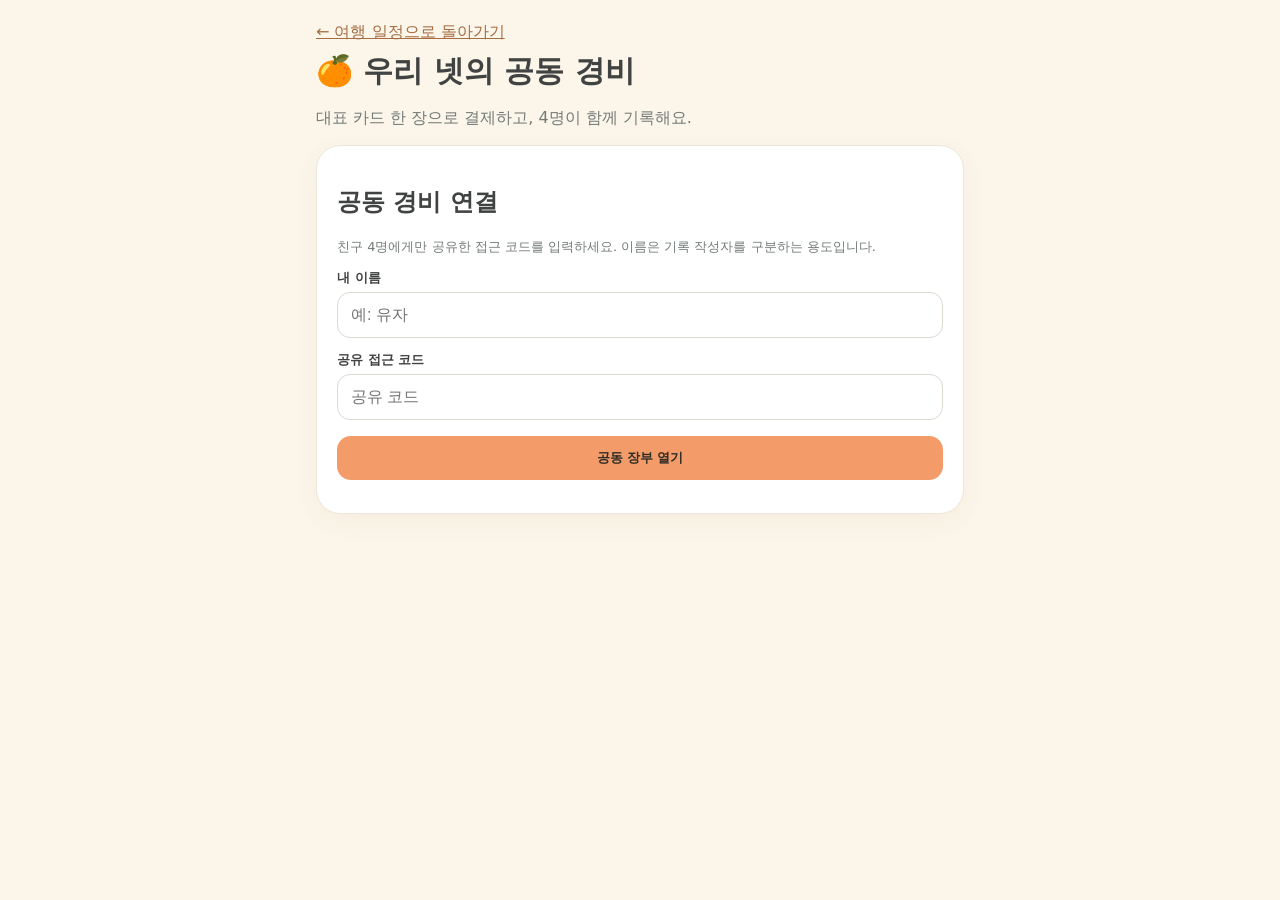
<file: matsuyama/expenses.html>
<!doctype html><html lang="ko"><head><meta charset="utf-8"><meta name="viewport" content="width=device-width,initial-scale=1"><title>🍊 마쓰야마 공동 경비</title><style>
:root{font-family:system-ui,'Noto Sans KR',sans-serif;color:#414343;background:#fbf5ea}*{box-sizing:border-box}body{margin:0}.wrap{max-width:680px;margin:auto;padding:22px 16px 60px}h1{font-size:30px;margin:8px 0}p{color:#747b77}.card{background:white;border:1px solid #eee6da;border-radius:24px;padding:20px;margin:16px 0;box-shadow:0 8px 22px #b58b5210}.hero{background:linear-gradient(125deg,#ffe2c7,#e1f4e7)}.muted{color:#737c77;font-size:13px}.total{font-size:35px;font-weight:850;margin:7px 0}.grid{display:grid;grid-template-columns:1fr 1fr;gap:10px}label{font-size:13px;font-weight:750;display:block;margin:13px 0 5px}input,select{width:100%;border:1px solid #ddd9d0;border-radius:13px;padding:13px;background:#fff;font-size:16px}button,.link{background:#f49c69;color:#302c27;border:0;border-radius:14px;padding:13px 17px;font-weight:800;cursor:pointer;text-decoration:none;display:inline-block}button:disabled{opacity:.5}.wide{width:100%;margin-top:16px}.entry{display:flex;justify-content:space-between;gap:10px;border-top:1px solid #eee;padding:13px 0}.entry small{display:block;color:#858b85}.entry strong{white-space:nowrap}.delete{background:#fff0eb;color:#a34838;padding:5px 9px;font-size:12px;margin-left:7px}.status{font-size:13px;color:#876d57}.hidden{display:none}.row{display:flex;align-items:center;justify-content:space-between;gap:10px}.error{color:#b84242}a{color:#a66c42}.date-filters{display:flex;gap:7px;flex-wrap:wrap;margin:9px 0 16px}.filter{font-size:13px;background:#f7f4ee;border:1px solid #e7ddd1;border-radius:11px;padding:8px 12px}.filter.active{background:#f5b48f;border-color:#efae89}.date-group{border-top:1px solid #e9e4da;padding:15px 0 4px}.date-group-head{display:flex;align-items:center;justify-content:space-between;gap:10px;font-size:15px;margin-bottom:5px}.date-group-head strong{font-size:17px}.date-digest{display:grid;grid-template-columns:repeat(3,1fr);gap:7px;margin:7px 0 17px}.date-digest div{background:#f5f5f0;border-radius:12px;padding:9px;text-align:center;font-size:12px}.date-digest b{display:block;color:#496b55;font-size:15px}.migration{border-radius:13px;background:#fff1dc;padding:12px;color:#7f5024;margin:11px 0}.entry small{line-height:1.5}@media(max-width:500px){.date-digest{grid-template-columns:repeat(3,1fr)}.date-digest div{padding:8px 3px}.date-digest b{font-size:13px}}</style></head><body><main class="wrap"><a href="./">← 여행 일정으로 돌아가기</a><h1>🍊 우리 넷의 공동 경비</h1><p>대표 카드 한 장으로 결제하고, 4명이 함께 기록해요.</p>
<section class="card" id="gate"><h2>공동 경비 연결</h2><p class="muted">친구 4명에게만 공유한 접근 코드를 입력하세요. 이름은 기록 작성자를 구분하는 용도입니다.</p><label>내 이름</label><input id="who" maxlength="20" placeholder="예: 유자"><label>공유 접근 코드</label><input id="pin" type="password" autocomplete="off" placeholder="공유 코드"><button class="wide" id="connect">공동 장부 열기</button><p class="status" id="gateStatus"></p></section>
<section id="app" class="hidden"><div class="card hero"><div class="row"><b>💴 공동 사용 합계</b><span class="muted" id="sync">연결 중</span></div><div class="total" id="total">¥0</div><div class="grid"><div><span class="muted">1인당 부담액</span><h2 id="each">¥0</h2></div><div><span class="muted">기록 건수</span><h2 id="count">0건</h2></div></div><p class="muted">4명 균등 부담 · 대표 카드 결제 기준 · 엔화 합계</p></div>
<div class="card"><h2>＋ 사용 내역 입력</h2><form id="form"><label>사용 날짜 (일본 현지 기준)</label><input id="expenseDate" type="date" required value="2026-12-12"><label>사용처</label><input id="place" required maxlength="80" placeholder="예: 도고온천 입욕료"><div class="grid"><div><label>금액 (엔화)</label><input id="amount" type="number" min="1" max="10000000" step="1" inputmode="numeric" required placeholder="2500"></div><div><label>분류</label><select id="category"><option>식비</option><option>교통</option><option>관광</option><option>쇼핑</option><option>기타</option></select></div></div><button class="wide" id="save" type="submit">4명 장부에 저장</button></form><p id="saveStatus" class="status"></p></div>
<div class="card"><div class="row"><h2>이용 내역</h2><button id="refresh" style="background:#e5f3eb">↻ 새로고침</button></div><div class="date-filters" id="dateFilters" aria-label="날짜별 경비 필터"><button type="button" class="filter active" data-date="all">전체</button><button type="button" class="filter" data-date="2026-12-12">12/12 토</button><button type="button" class="filter" data-date="2026-12-13">12/13 일</button><button type="button" class="filter" data-date="2026-12-14">12/14 월</button></div><div id="dailySummary"></div><div id="entries">아직 기록이 없습니다.</div></div><p class="muted">5초마다 새 내역을 확인합니다. 결제 내역은 카드사에서 자동 수집되지 않으며 직접 입력해야 합니다. 카드번호·비밀번호는 입력하지 마세요.</p><button id="logout" style="background:#eee">이 기기에서 나가기</button></section>
<section class="card" id="setup"><h2>연결 설정 대기</h2><p class="muted">공동 기록을 사용하려면 운영자가 Supabase 프로젝트 URL과 공개용 anon 키를 설정해야 합니다. 설정 전에는 저장 기능이 활성화되지 않습니다.</p></section></main>
<script src="./expenses-config.js?v=20261128-connected"></script><script>
(()=>{'use strict';const $=id=>document.getElementById(id), cfg=window.MATSU_EXPENSES_CONFIG||{}, ready=!!(cfg.url&&cfg.anonKey&&!cfg.url.includes('YOUR_'));$('setup').classList.toggle('hidden',ready);$('gate').classList.toggle('hidden',!ready);const yen=n=>'¥'+Number(n||0).toLocaleString('ja-JP');let code='',who='',timer=null,busy=false;const endpoint=(fn)=>cfg.url.replace(/\/$/,'')+'/rest/v1/rpc/'+fn;
async function rpc(fn,args){const r=await fetch(endpoint(fn),{method:'POST',headers:{'Content-Type':'application/json','apikey':cfg.anonKey},body:JSON.stringify(args)});if(!r.ok){let e;try{e=await r.json()}catch{}throw Error(e?.message||'서버 오류 ('+r.status+')')}const raw=await r.text();return raw.trim()?JSON.parse(raw):null}
const msg=(id,t,err=false)=>{$(id).textContent=t;$(id).classList.toggle('error',err)};
let allItems=[],dateFilter='all',dateReady=false;
function dateLabel(date){const d=new Date(date+'T12:00:00+09:00');return Number.isNaN(d.getTime())?date:new Intl.DateTimeFormat('ko-KR',{timeZone:'Asia/Tokyo',month:'long',day:'numeric',weekday:'short'}).format(d)}
function render(){
 const total=allItems.reduce((s,x)=>s+Number(x.amount_yen),0);
 $('total').textContent=yen(total);$('each').textContent=yen(total/4);$('count').textContent=allItems.length+'건';
 const summary=$('dailySummary');summary.replaceChildren();const digest=document.createElement('div');digest.className='date-digest';
 for(const [d,label] of [['2026-12-12','12/12 토'],['2026-12-13','12/13 일'],['2026-12-14','12/14 월']]){
  const amount=allItems.filter(x=>x.expense_date===d).reduce((v,x)=>v+Number(x.amount_yen),0);
  const box=document.createElement('div');const name=document.createElement('span');name.textContent=label;const val=document.createElement('b');val.textContent=yen(amount);box.append(name,val);digest.append(box)
 }summary.append(digest);
 const list=$('entries');list.replaceChildren();const subset=allItems.filter(x=>dateFilter==='all'||x.expense_date===dateFilter);
 if(!subset.length){list.textContent='선택한 날짜에 기록이 없습니다.';return}
 const dates=[...new Set(subset.map(x=>x.expense_date))].sort().reverse();
 for(const date of dates){
  const entries=subset.filter(x=>x.expense_date===date);
  const group=document.createElement('section');group.className='date-group';const heading=document.createElement('div');heading.className='date-group-head';
  const day=document.createElement('strong');day.textContent='📅 '+dateLabel(date);
  const subtotal=document.createElement('b');subtotal.textContent=yen(entries.reduce((v,x)=>v+Number(x.amount_yen),0));
  heading.append(day,subtotal);group.append(heading);
  for(const x of entries){
   const item=document.createElement('div');item.className='entry';const left=document.createElement('div');const title=document.createElement('b');title.textContent=x.place;
   const sub=document.createElement('small');sub.textContent=x.category+' · '+x.created_by+' 입력 · '+new Date(x.created_at).toLocaleTimeString('ko-KR',{timeZone:'Asia/Tokyo',hour:'2-digit',minute:'2-digit'});
   left.append(title,sub);const right=document.createElement('div');const amount=document.createElement('strong');amount.textContent=yen(x.amount_yen);right.append(amount);
   if(x.created_by===who){const del=document.createElement('button');del.className='delete';del.textContent='삭제';del.onclick=async()=>{if(!confirm('이 기록을 삭제할까요?'))return;try{await rpc('matsu_expense_delete',{p_code:code,p_id:x.id,p_actor:who});await load()}catch(e){alert(e.message)}};right.append(del)}
   item.append(left,right);group.append(item)
  }list.append(group)
 }
}
async function load(){
 if(!code||busy)return;busy=true;
 try{
  try{allItems=await rpc('matsu_expense_list_dated',{p_code:code});dateReady=true;msg('saveStatus','')}
  catch(e){
   if(!/404|could not find|PGRST202|schema cache/i.test(e.message))throw e;
   allItems=await rpc('matsu_expense_list',{p_code:code});
   allItems=allItems.map(x=>({...x,expense_date:new Intl.DateTimeFormat('en-CA',{timeZone:'Asia/Tokyo',year:'numeric',month:'2-digit',day:'2-digit'}).format(new Date(x.created_at))}));
   dateReady=false;msg('saveStatus','날짜별 저장을 활성화하려면 GitHub의 expenses-date-upgrade.sql을 Supabase SQL Editor에서 실행하세요.',true)
  }
  if(!Array.isArray(allItems))throw Error('장부를 불러올 수 없습니다');
  render();msg('sync',dateReady?'최근 동기화 '+new Date().toLocaleTimeString('ko-KR'):'날짜별 저장 설정 대기')
 }catch(e){msg('sync','연결 오류',true);msg('saveStatus',e.message,true)}finally{busy=false}
}
$('dateFilters').addEventListener('click',e=>{const b=e.target.closest('button[data-date]');if(!b)return;dateFilter=b.dataset.date;for(const btn of $('dateFilters').querySelectorAll('button'))btn.classList.toggle('active',btn===b);render()});
$('connect').onclick=async()=>{const c=$('pin').value.trim(),w=$('who').value.trim();if(!c||!w){msg('gateStatus','이름과 접근 코드를 입력해 주세요.',true);return}try{const data=await rpc('matsu_expense_list',{p_code:c});if(!Array.isArray(data))throw Error('연결 실패');code=c;who=w;sessionStorage.setItem('matsu-expense-who',w);$('gate').classList.add('hidden');$('app').classList.remove('hidden');await load();timer=setInterval(()=>{if(!document.hidden)load()},5000)}catch(e){msg('gateStatus','접근 코드를 확인해 주세요. '+e.message,true)}};
$('form').onsubmit=async(e)=>{e.preventDefault();const place=$('place').value.trim(),amount=Number($('amount').value);if(!place||!Number.isInteger(amount)||amount<1)return;if(!dateReady){msg('saveStatus','먼저 Supabase에 날짜별 저장 SQL 업데이트를 적용해 주세요.',true);return}const date=$('expenseDate').value;if(!/^\d{4}-\d{2}-\d{2}$/.test(date)){msg('saveStatus','날짜를 확인해 주세요.',true);return}const btn=$('save');btn.disabled=true;try{await rpc('matsu_expense_add_dated',{p_code:code,p_place:place,p_amount:amount,p_category:$('category').value,p_actor:who,p_date:date});$('place').value='';$('amount').value='';msg('saveStatus','저장되었습니다.');await load()}catch(err){msg('saveStatus',err.message,true)}finally{btn.disabled=false}};
$('refresh').onclick=load;$('logout').onclick=()=>{clearInterval(timer);code='';who='';$('pin').value='';$('app').classList.add('hidden');$('gate').classList.remove('hidden')};$('who').value=sessionStorage.getItem('matsu-expense-who')||'';
})();
</script></body></html>
</file>
